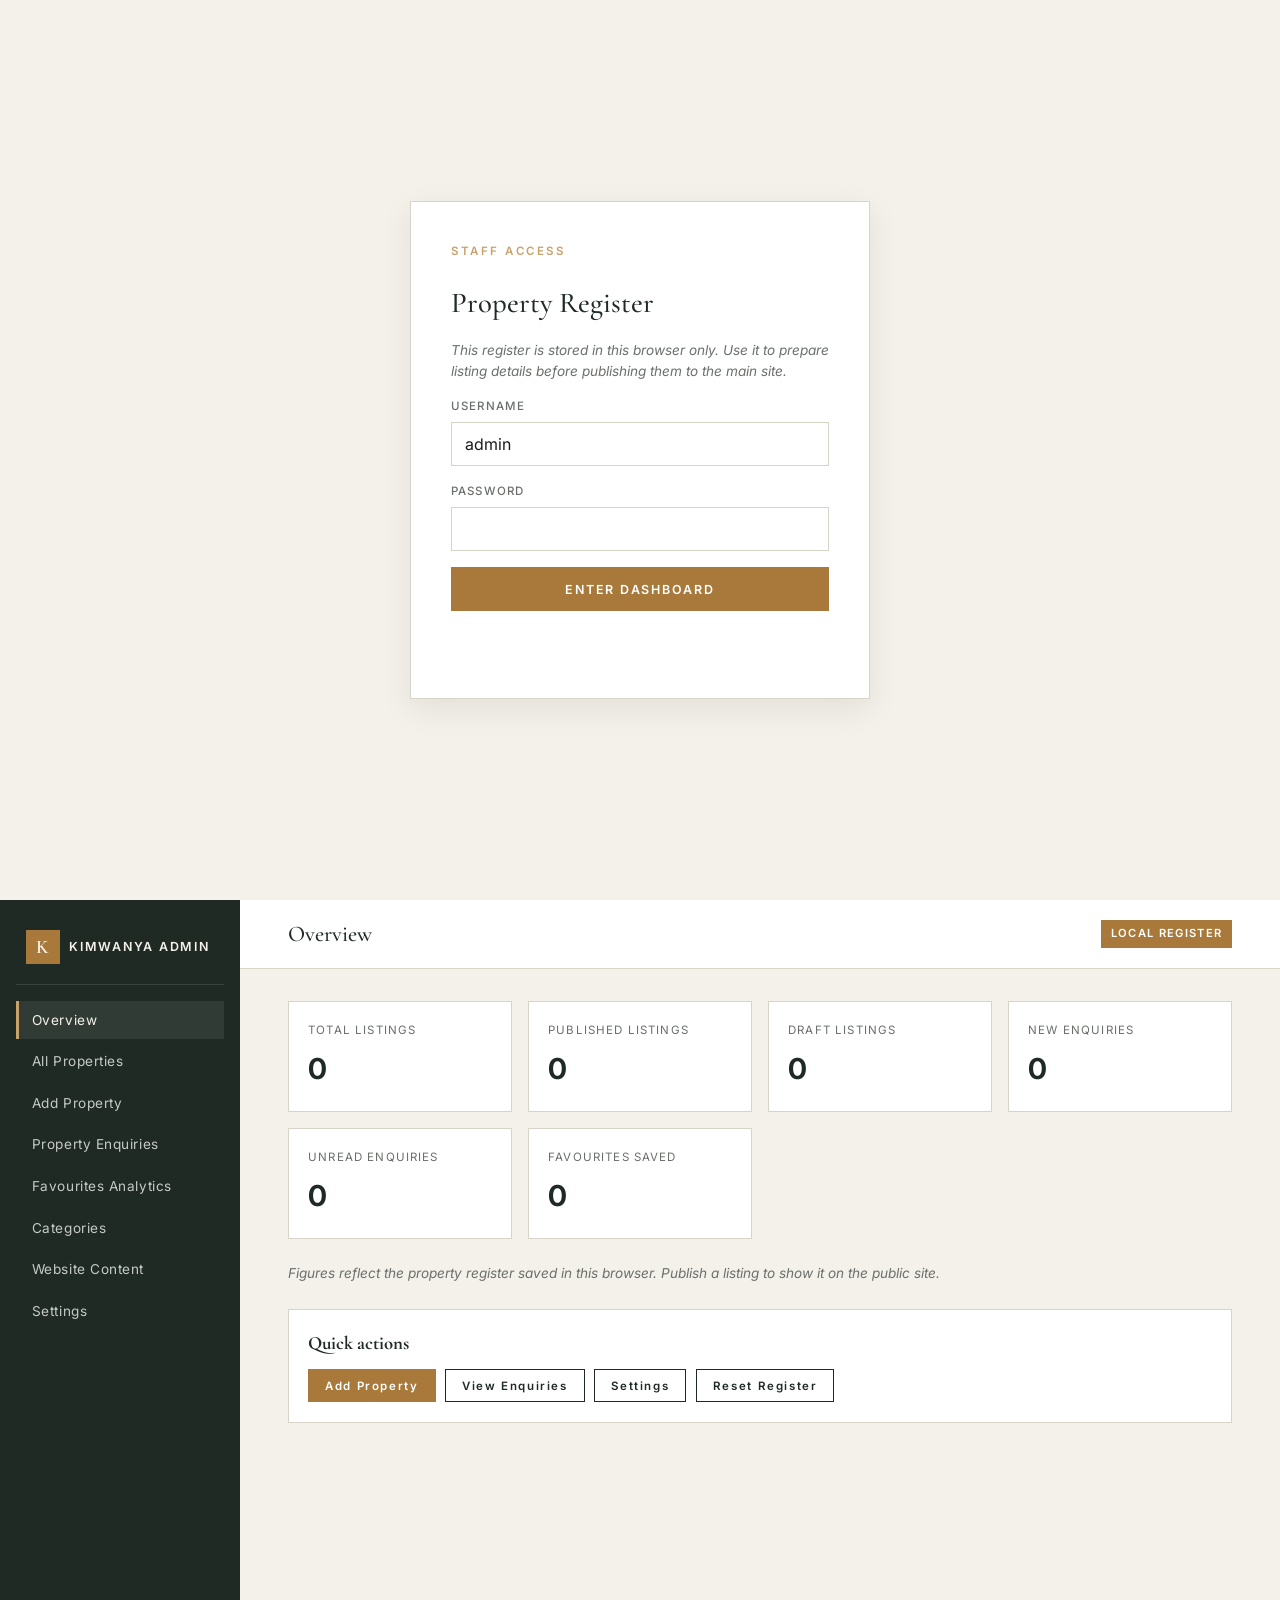
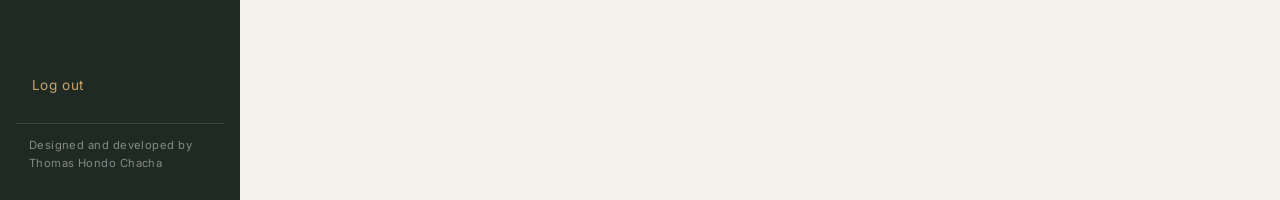
<file: admin.html>
<!DOCTYPE html>
<html lang="en">
<head>
<meta charset="UTF-8">
<meta name="viewport" content="width=device-width, initial-scale=1.0">
<title>Property Register | Kimwanya Enterprises</title>
<meta name="robots" content="noindex">
<link rel="preconnect" href="https://fonts.googleapis.com">
<link rel="preconnect" href="https://fonts.gstatic.com" crossorigin>
<link href="https://fonts.googleapis.com/css2?family=Cormorant+Garamond:wght@400;500;600;700&family=Inter:wght@300;400;500;600;700&display=swap" rel="stylesheet">
<link rel="stylesheet" href="css/style.css">
<link rel="stylesheet" href="css/admin.css">
</head>
<body class="admin-body">

<!-- LOGIN -->
<div class="login-screen" id="loginScreen" hidden>
  <div class="login-card">
    <p class="eyebrow">STAFF ACCESS</p>
    <h1 class="section-title" style="font-size:1.8rem">Property Register</h1>
    <p class="note">This register is stored in this browser only. Use it to prepare listing details before publishing them to the main site.</p>
    <div class="field"><label for="loginUser">Username</label><input type="text" id="loginUser" value="admin"></div>
    <div class="field"><label for="loginPass">Password</label><input type="password" id="loginPass" autocomplete="current-password"></div>
    <button class="btn btn-primary" id="loginBtn" style="width:100%">ENTER DASHBOARD</button>
    <p style="margin-top:0.8rem;text-align:center;font-size:0.85rem">
    </p>
    <p class="form-feedback" id="loginFeedback"></p>
  </div>
</div>

<!-- DASHBOARD -->
<div class="dashboard" id="dashboard">
  <aside class="sidebar" id="sidebar">
    <div class="sidebar-brand">
      <span class="brand-mark">K</span>
      <span class="brand-name">KIMWANYA ADMIN</span>
    </div>
    <nav class="sidebar-nav">
      <button class="side-link active" data-section="overview">Overview</button>
      <button class="side-link" data-section="properties">All Properties</button>
      <button class="side-link" data-section="addproperty">Add Property</button>
      <button class="side-link" data-section="enquiries">Property Enquiries</button>
      <button class="side-link" data-section="favourites">Favourites Analytics</button>
      <button class="side-link" data-section="categories">Categories</button>
      <button class="side-link" data-section="content">Website Content</button>
      <button class="side-link" data-section="settings">Settings</button>
    </nav>
    <button class="side-link side-logout" id="logoutBtn">Log out</button>
    <a class="side-credit" href="https://thomashondochacha.co.ke/" target="_blank" rel="noopener noreferrer">Designed and developed by Thomas Hondo Chacha</a>
  </aside>

  <div class="dash-main">
    <header class="dash-header">
      <button class="nav-toggle" id="sideToggle" aria-label="Toggle sidebar"><span></span><span></span><span></span></button>
      <h2 id="sectionTitle">Overview</h2>
      <span class="local-badge">LOCAL REGISTER</span>
    </header>

    <div class="dash-content">
      <!-- OVERVIEW -->
      <section class="dash-section" id="sec-overview">
        <div class="metrics-grid">
          <div class="metric"><span class="metric-label">Total Listings</span><span class="metric-value" id="mTotal">0</span></div>
          <div class="metric"><span class="metric-label">Published Listings</span><span class="metric-value" id="mPublished">0</span></div>
          <div class="metric"><span class="metric-label">Draft Listings</span><span class="metric-value" id="mDraft">0</span></div>
          <div class="metric"><span class="metric-label">New Enquiries</span><span class="metric-value" id="mNew">0</span></div>
          <div class="metric"><span class="metric-label">Unread Enquiries</span><span class="metric-value" id="mUnread">0</span></div>
          <div class="metric"><span class="metric-label">Favourites Saved</span><span class="metric-value" id="mFavs">0</span></div>
        </div>
        <p class="note" style="margin-top:1.5rem">Figures reflect the property register saved in this browser. Publish a listing to show it on the public site.</p>
        <div class="card" style="margin-top:1.5rem;padding:1.2rem">
          <h3 style="font-family:var(--font-serif);color:var(--color-midnight);margin:0 0 .6rem">Quick actions</h3>
          <div style="display:flex;gap:.6rem;flex-wrap:wrap">
            <button class="btn btn-primary btn-sm" data-goto="addproperty">Add Property</button>
            <button class="btn btn-outline btn-sm" data-goto="enquiries">View Enquiries</button>
            <button class="btn btn-outline btn-sm" data-goto="settings">Settings</button>
            <button class="btn btn-outline btn-sm" id="resetDataBtn">Reset Register</button>
          </div>
        </div>
      </section>

      <!-- ALL PROPERTIES -->
      <section class="dash-section" id="sec-properties" hidden>
        <div class="toolbar">
          <input type="text" id="propSearch" placeholder="Search properties...">
          <select id="propFilterStatus"><option value="">All statuses</option><option value="published">Published</option><option value="draft">Draft</option></select>
          <select id="propFilterCat"><option value="">All categories</option></select>
          <button class="btn btn-outline btn-sm" id="exportPropsBtn">EXPORT CSV</button>
        </div>
        <div class="table-wrap">
          <table class="dash-table" id="propsTable">
            <thead><tr>
              <th>Ref</th><th>Title</th><th>Category</th><th>Location</th><th>Price</th><th>Status</th><th>Availability</th><th>Actions</th>
            </tr></thead>
            <tbody></tbody>
          </table>
        </div>
      </section>

      <!-- ADD/EDIT PROPERTY -->
      <section class="dash-section" id="sec-addproperty" hidden>
        <form id="propertyForm" class="form-card" novalidate>
          <input type="hidden" id="pfId">
          <h3 id="formTitle" style="font-family:var(--font-serif);color:var(--color-midnight);margin:0 0 1rem">Add Property</h3>
          <div class="form-grid">
            <div class="field"><label for="pfTitle">Title *</label><input type="text" id="pfTitle" required></div>
            <div class="field"><label for="pfRef">Reference *</label><input type="text" id="pfRef" required placeholder="KE-2024-XXX"></div>
            <div class="field"><label for="pfCategory">Category *</label>
              <select id="pfCategory" required></select></div>
            <div class="field"><label for="pfTransaction">Transaction *</label>
              <select id="pfTransaction" required>
                <option>For Sale</option><option>For Rent</option><option>Land for Sale</option><option>Commercial Property</option>
              </select></div>
            <div class="field"><label for="pfLocation">Location *</label><input type="text" id="pfLocation" required></div>
            <div class="field"><label for="pfPrice">Price (KSh) *</label><input type="number" id="pfPrice" required min="0"></div>
            <div class="field"><label for="pfBedrooms">Bedrooms</label><input type="number" id="pfBedrooms" min="0"></div>
            <div class="field"><label for="pfBathrooms">Bathrooms</label><input type="number" id="pfBathrooms" min="0"></div>
            <div class="field"><label for="pfLand">Land size</label><input type="text" id="pfLand" placeholder="e.g. 1/8 acre"></div>
            <div class="field"><label for="pfBuilt">Built-up area</label><input type="text" id="pfBuilt" placeholder="e.g. 120 sqm"></div>
            <div class="field"><label for="pfAvailability">Availability *</label>
              <select id="pfAvailability" required>
                <option>Available</option><option>Sold</option><option>Rented</option><option>Reserved</option>
              </select></div>
            <div class="field"><label for="pfStatus">Status *</label>
              <select id="pfStatus" required>
                <option value="published">Published</option><option value="draft">Draft</option>
              </select></div>
          </div>
          <div class="field"><label for="pfDesc">Description *</label><textarea id="pfDesc" rows="4" required></textarea></div>
          <div class="field"><label for="pfAmenities">Amenities (comma separated)</label><input type="text" id="pfAmenities" placeholder="Parking, Water, Electricity"></div>
          <div class="field"><label for="pfImages">Image URLs (one per line)</label><textarea id="pfImages" rows="3" placeholder="assets/images/img_3.jpg"></textarea></div>
          <div class="field"><label><input type="checkbox" id="pfFeatured"> Featured listing</label></div>
          <div class="field"><label><input type="checkbox" id="pfSample"> Indicative listing</label></div>
          <div style="display:flex;gap:.6rem;margin-top:1rem">
            <button type="submit" class="btn btn-primary" id="pfSubmit">SAVE PROPERTY</button>
            <button type="button" class="btn btn-outline" id="pfReset">CLEAR</button>
          </div>
          <p class="form-feedback" id="pfFeedback"></p>
        </form>
      </section>

      <!-- ENQUIRIES -->
      <section class="dash-section" id="sec-enquiries" hidden>
        <div class="toolbar">
          <input type="text" id="enqSearch" placeholder="Search enquiries...">
          <select id="enqFilterStatus"><option value="">All statuses</option><option>New</option><option>Contacted</option><option>Follow-up Required</option><option>Closed</option></select>
          <button class="btn btn-outline btn-sm" id="exportEnqBtn">EXPORT CSV</button>
        </div>
        <div class="table-wrap">
          <table class="dash-table" id="enqTable">
            <thead><tr>
              <th>ID</th><th>Name</th><th>Phone</th><th>Email</th><th>Property Ref</th><th>Date</th><th>Status</th><th>Actions</th>
            </tr></thead>
            <tbody></tbody>
          </table>
        </div>
        <div id="enqDetail" class="card" style="padding:1.2rem;margin-top:1.5rem" hidden></div>
      </section>

      <!-- FAVOURITES ANALYTICS -->
      <section class="dash-section" id="sec-favourites" hidden>
        <div class="metrics-grid">
          <div class="metric"><span class="metric-label">Total Favourites</span><span class="metric-value" id="fTotal">0</span></div>
        </div>
        <div class="table-wrap" style="margin-top:1.5rem">
          <table class="dash-table" id="favTable">
            <thead><tr><th>Property Ref</th><th>Title</th><th>Times Saved</th></tr></thead>
            <tbody></tbody>
          </table>
        </div>
        <p class="note" style="margin-top:1rem">Favourites are stored per browser and are not linked to individual visitors.</p>
      </section>

      <!-- CATEGORIES -->
      <section class="dash-section" id="sec-categories" hidden>
        <form id="catForm" class="form-card" style="max-width:500px">
          <div class="field"><label for="catName">New category name</label><input type="text" id="catName" required></div>
          <button type="submit" class="btn btn-primary btn-sm">ADD CATEGORY</button>
        </form>
        <div class="table-wrap" style="margin-top:1.5rem">
          <table class="dash-table" id="catTable">
            <thead><tr><th>Name</th><th>Actions</th></tr></thead>
            <tbody></tbody>
          </table>
        </div>
      </section>

      <!-- CONTENT -->
      <section class="dash-section" id="sec-content" hidden>
        <form id="contentForm" class="form-card">
          <div class="field"><label for="cHeroHeadline">Homepage headline</label><input type="text" id="cHeroHeadline"></div>
          <div class="field"><label for="cHeroDesc">Homepage description</label><textarea id="cHeroDesc" rows="3"></textarea></div>
          <div class="field"><label for="cAboutTitle">About title</label><input type="text" id="cAboutTitle"></div>
          <div class="field"><label for="cAboutText">About text</label><textarea id="cAboutText" rows="4"></textarea></div>
          <div class="field"><label for="cContactText">Contact text</label><textarea id="cContactText" rows="3"></textarea></div>
          <div class="field"><label for="cFooterText">Footer text</label><input type="text" id="cFooterText"></div>
          <div class="field"><label for="cAnnounce">Announcement bar</label><input type="text" id="cAnnounce"></div>
          <button type="submit" class="btn btn-primary btn-sm">SAVE CONTENT</button>
          <p class="form-feedback" id="contentFeedback"></p>
        </form>
      </section>

      <!-- SETTINGS -->
      <section class="dash-section" id="sec-settings" hidden>
        <form id="settingsForm" class="form-card">
          <div class="field"><label for="sBusinessName">Business display name</label><input type="text" id="sBusinessName"></div>
          <div class="field"><label for="sLocation">Location</label><input type="text" id="sLocation"></div>
          <div class="field"><label for="sCurrency">Currency</label><input type="text" id="sCurrency"></div>
          <div class="field"><label for="sPhone">Phone</label><input type="text" id="sPhone"></div>
          <div class="field"><label for="sEmail">Email</label><input type="text" id="sEmail"></div>
          <div class="field"><label for="sAddress">Physical address (Migori)</label><input type="text" id="sAddress"></div>
          <div class="field"><label for="sKehancha">Kehancha branch address</label><input type="text" id="sKehancha"></div>
          <div class="field"><label for="sLandmark">Landmark</label><input type="text" id="sLandmark"></div>
          <div class="field"><label for="sOffices">Offices</label><input type="text" id="sOffices"></div>
          <div class="field"><label for="sFacebook">Facebook URL</label><input type="text" id="sFacebook"></div>
          <div class="field"><label for="sTheme">Theme preference</label>
            <select id="sTheme"><option value="light">Light</option><option value="dark">Dark</option></select></div>
          <button type="submit" class="btn btn-primary btn-sm">SAVE SETTINGS</button>
          <p class="form-feedback" id="settingsFeedback"></p>
        </form>
        <p class="note" style="margin-top:1rem">These settings apply to this browser register.</p>
      </section>
    </div>
  </div>
</div>

<script src="js/data.js"></script>
<script src="js/admin.js"></script>
</body>
</html>
</file>
<file: css/style.css>
:root {
  --color-midnight: #1F2A24;
  --color-midnight-2: #2A3630;
  --color-ivory: #F4F1EA;
  --color-white: #FFFFFF;
  --color-bronze: #A8793A;
  --color-bronze-soft: #C9A26B;
  --color-grey: #6B6F6C;
  --color-grey-light: #B8BDB9;
  --color-green: #2F6B4F;
  --color-text: #1C1C1C;
  --color-text-soft: #4A4A4A;
  --color-border: #D9D4C8;
  --color-border-dark: #2A3630;
  --font-serif: "Cormorant Garamond", Georgia, serif;
  --font-sans: "Inter", "Helvetica Neue", Arial, sans-serif;
  --radius: 2px;
  --shadow: 0 10px 30px rgba(20, 30, 24, 0.08);
  --shadow-sm: 0 4px 14px rgba(20, 30, 24, 0.06);
  --maxw: 1280px;
  --gutter: clamp(1.25rem, 4vw, 3rem);
}

* { box-sizing: border-box; }
html { scroll-behavior: smooth; scroll-padding-top: 24px; }
body {
  margin: 0;
  font-family: var(--font-sans);
  color: var(--color-text);
  background: var(--color-white);
  line-height: 1.6;
  font-size: 16px;
  -webkit-font-smoothing: antialiased;
}
img { max-width: 100%; display: block; height: auto; }
a { color: inherit; text-decoration: none; }
button { font-family: inherit; cursor: pointer; }
input, select, textarea { font-family: inherit; font-size: 1rem; }

.container { max-width: var(--maxw); margin: 0 auto; padding: 0 var(--gutter); }
.narrow { max-width: 820px; }
.sr-only { position: absolute; width:1px; height:1px; overflow:hidden; clip:rect(0,0,0,0); }

/* Announcement */
.announce {
  background: var(--color-midnight);
  color: var(--color-ivory);
  text-align: center;
  font-size: 0.75rem;
  letter-spacing: 0.18em;
  padding: 0.6rem 1rem;
  font-weight: 500;
}

/* Header */
.site-header {
  position: sticky; top: 0; z-index: 50;
  background: rgba(255,255,255,0.92);
  backdrop-filter: blur(8px);
  border-bottom: 1px solid var(--color-border);
}
.header-inner {
  display: flex; align-items: center; justify-content: space-between;
  gap: 1.5rem; padding-top: 1rem; padding-bottom: 1rem;
}
.brand { display: flex; align-items: center; gap: 0.6rem; }
.brand-mark {
  width: 34px; height: 34px; display: grid; place-items: center;
  background: var(--color-midnight); color: var(--color-ivory);
  font-family: var(--font-serif); font-size: 1.2rem; font-weight: 600;
}
.brand-name {
  font-family: var(--font-sans); font-size: 0.85rem; font-weight: 600;
  letter-spacing: 0.14em; color: var(--color-midnight);
}
.main-nav { display: flex; gap: 1.6rem; }
.main-nav a {
  font-size: 0.85rem; letter-spacing: 0.06em; color: var(--color-text-soft);
  transition: color .2s ease; position: relative;
}
.main-nav a:hover { color: var(--color-midnight); }
.cta-list {
  background: var(--color-midnight); color: var(--color-ivory);
  padding: 0.7rem 1.2rem; font-size: 0.75rem; letter-spacing: 0.14em; font-weight: 600;
  transition: background .2s ease;
}
.cta-list:hover { background: var(--color-bronze); }
.nav-toggle { display: none; background: none; border: none; padding: 0.5rem; }
.nav-toggle span { display: block; width: 22px; height: 2px; background: var(--color-midnight); margin: 4px 0; }

/* Hero */
.hero { position: relative; min-height: 78vh; overflow: hidden; }
.hero-media { position: absolute; inset: 0; }
.hero-media img { width: 100%; height: 100%; object-fit: cover; }
.hero-overlay {
  position: absolute; inset: 0;
  background: linear-gradient(180deg, rgba(20,30,24,0.25) 0%, rgba(20,30,24,0.65) 100%);
}
.hero-content {
  position: relative; z-index: 2; color: var(--color-ivory);
  padding-top: 9rem; padding-bottom: 6rem; max-width: 900px;
}
.eyebrow {
  font-size: 0.72rem; letter-spacing: 0.22em; font-weight: 600;
  color: var(--color-bronze-soft); margin: 0 0 1.2rem;
}
.hero-title {
  font-family: var(--font-serif); font-size: clamp(2.4rem, 5.5vw, 4.2rem);
  line-height: 1.05; margin: 0 0 1.2rem; font-weight: 500;
  color: var(--color-white);
}
.hero-sub { font-size: 1.05rem; max-width: 620px; color: rgba(255,255,255,0.85); margin: 0 0 2rem; }
.hero-ctas { display: flex; gap: 1rem; flex-wrap: wrap; }

/* Buttons */
.btn {
  display: inline-flex; align-items: center; justify-content: center;
  padding: 0.85rem 1.6rem; font-size: 0.78rem; letter-spacing: 0.14em; font-weight: 600;
  border: 1px solid transparent; transition: all .2s ease; text-align: center;
}
.btn-primary { background: var(--color-bronze); color: var(--color-white); border-color: var(--color-bronze); }
.btn-primary:hover { background: var(--color-midnight); border-color: var(--color-midnight); }
.btn-ghost { background: transparent; color: var(--color-white); border-color: rgba(255,255,255,0.6); }
.btn-ghost:hover { background: rgba(255,255,255,0.12); }
.btn-outline { background: transparent; color: var(--color-midnight); border-color: var(--color-midnight); }
.btn-outline:hover { background: var(--color-midnight); color: var(--color-ivory); }
.btn-sm { padding: 0.55rem 1rem; font-size: 0.72rem; }
.btn[disabled] { opacity: 0.5; pointer-events: none; }

/* Search */
.search-section { background: var(--color-ivory); padding: 3rem 0; margin-top: -3rem; position: relative; z-index: 3; }
.search-form {
  display: grid; grid-template-columns: repeat(auto-fit, minmax(220px, 1fr)); gap: 1rem;
  background: var(--color-white); padding: 1.8rem; box-shadow: var(--shadow);
}
.field { display: flex; flex-direction: column; gap: 0.4rem; }
.field label { font-size: 0.72rem; letter-spacing: 0.1em; color: var(--color-grey); font-weight: 500; text-transform: uppercase; }
.field input, .field select, .field textarea {
  padding: 0.7rem 0.8rem; border: 1px solid var(--color-border);
  background: var(--color-white); color: var(--color-text);
}
.field input:focus, .field select:focus, .field textarea:focus { outline: none; border-color: var(--color-midnight); }
.field.actions { display: flex; flex-direction: row; gap: 0.6rem; align-items: flex-end; }
.field.actions .btn { flex: 1; }

/* Sections */
.section { padding: 5rem 0; }
.section-alt { background: var(--color-ivory); }
.section-head {
  display: flex; justify-content: space-between; align-items: flex-end;
  gap: 2rem; margin-bottom: 2.5rem; flex-wrap: wrap;
}
.section-title {
  font-family: var(--font-serif); font-size: clamp(1.9rem, 3.5vw, 2.8rem);
  margin: 0.4rem 0 0; font-weight: 500; color: var(--color-midnight);
}
.section-lead { color: var(--color-text-soft); max-width: 620px; margin: 0.6rem 0 0; }
.results-count { font-size: 0.85rem; color: var(--color-grey); margin: 0 0 1.5rem; }

/* Editorial grid */
.editorial-grid {
  display: grid; grid-template-columns: 2fr 1fr 1fr; gap: 1.5rem;
}
.card {
  background: var(--color-white); border: 1px solid var(--color-border);
  display: flex; flex-direction: column; transition: transform .25s ease, box-shadow .25s ease;
}
.card:hover { transform: translateY(-3px); box-shadow: var(--shadow); }
.card-media { position: relative; overflow: hidden; aspect-ratio: 4/3; }
.card-media img { width: 100%; height: 100%; object-fit: cover; transition: transform .5s ease; }
.card:hover .card-media img { transform: scale(1.04); }
.card-badge {
  position: absolute; top: 0.8rem; left: 0.8rem;
  background: var(--color-midnight); color: var(--color-ivory);
  font-size: 0.68rem; letter-spacing: 0.12em; padding: 0.35rem 0.6rem; font-weight: 600;
}
.card-body { padding: 1.2rem; display: flex; flex-direction: column; gap: 0.6rem; flex: 1; }
.card-title { font-family: var(--font-serif); font-size: 1.3rem; margin: 0; color: var(--color-midnight); font-weight: 500; }
.card-loc { font-size: 0.85rem; color: var(--color-grey); }
.card-price { font-family: var(--font-sans); font-size: 1.15rem; font-weight: 700; color: var(--color-midnight); margin: 0.2rem 0; }
.card-meta { display: flex; gap: 1rem; font-size: 0.8rem; color: var(--color-text-soft); flex-wrap: wrap; }
.card-desc { font-size: 0.9rem; color: var(--color-text-soft); margin: 0.2rem 0; }
.card-ref { font-size: 0.72rem; color: var(--color-grey); letter-spacing: 0.08em; }
.card-actions { display: flex; gap: 0.6rem; margin-top: auto; padding-top: 0.8rem; flex-wrap: wrap; }
.card.featured-large { grid-column: span 2; grid-row: span 2; }
.card.featured-large .card-media { aspect-ratio: 16/10; }
.card.featured-large .card-title { font-size: 1.7rem; }

/* Land grid */
.land-grid { display: grid; grid-template-columns: repeat(3, 1fr); gap: 1.5rem; }
.land-card { background: var(--color-white); border: 1px solid var(--color-border); }
.land-card .card-media { aspect-ratio: 4/3; }
.land-specs { display: grid; grid-template-columns: 1fr 1fr; gap: 0.6rem; padding: 1rem 1.2rem; border-top: 1px solid var(--color-border); font-size: 0.85rem; }
.land-specs dt { color: var(--color-grey); font-size: 0.72rem; letter-spacing: 0.08em; text-transform: uppercase; }
.land-specs dd { margin: 0; font-weight: 500; color: var(--color-midnight); }

/* Rental grid */
.rental-grid { display: grid; grid-template-columns: repeat(3, 1fr); gap: 1.5rem; }

/* Compare */
.compare-bar { display: flex; gap: 0.6rem; flex-wrap: wrap; margin-bottom: 1.5rem; }
.compare-chip {
  display: inline-flex; align-items: center; gap: 0.5rem;
  background: var(--color-midnight); color: var(--color-ivory);
  padding: 0.5rem 0.8rem; font-size: 0.75rem; letter-spacing: 0.08em;
}
.compare-chip button { background: none; border: none; color: var(--color-ivory); font-size: 1rem; padding: 0; }
.compare-table-wrap { overflow-x: auto; }
.compare-table { width: 100%; border-collapse: collapse; background: var(--color-white); }
.compare-table th, .compare-table td { padding: 0.9rem 1rem; border: 1px solid var(--color-border); text-align: left; font-size: 0.9rem; vertical-align: top; }
.compare-table th { background: var(--color-ivory); color: var(--color-midnight); font-weight: 600; }
.compare-table td:first-child { font-weight: 600; color: var(--color-grey); width: 28%; }

/* Trust */
.trust-list { list-style: none; padding: 0; margin: 1.5rem 0; }
.trust-list li { padding: 0.9rem 0; border-bottom: 1px solid var(--color-border); }
.trust-list li strong { color: var(--color-midnight); }
.note { font-size: 0.85rem; color: var(--color-grey); font-style: italic; }

/* About two-col */
.two-col { display: grid; grid-template-columns: 1fr 1fr; gap: 3rem; align-items: center; }
.about-image img { width: 100%; aspect-ratio: 4/3; object-fit: cover; }

/* Services */
.services-grid { display: grid; grid-template-columns: repeat(3, 1fr); gap: 1.5rem; }
.service-card { background: var(--color-white); border: 1px solid var(--color-border); padding: 1.8rem; display: flex; flex-direction: column; gap: 0.6rem; }
.service-index { font-family: var(--font-serif); font-size: 1.6rem; color: var(--color-bronze); line-height: 1; }
.service-card h3 { font-family: var(--font-serif); font-size: 1.35rem; color: var(--color-midnight); margin: 0; font-weight: 500; }
.service-card p { font-size: 0.92rem; color: var(--color-text-soft); margin: 0; }

/* Contact */
.contact-card { background: var(--color-ivory); padding: 1.2rem; border: 1px dashed var(--color-border); font-size: 0.9rem; }
.contact-card p { margin: 0.3rem 0; }
.contact-card a { color: var(--color-midnight); text-decoration: underline; text-underline-offset: 2px; }
.contact-card a:hover { color: var(--color-bronze); }
.form-card { background: var(--color-white); padding: 1.8rem; border: 1px solid var(--color-border); box-shadow: var(--shadow-sm); }
.form-card .field { margin-bottom: 1rem; }
.form-card textarea { resize: vertical; }
.form-feedback { font-size: 0.85rem; margin-top: 0.8rem; min-height: 1.2rem; }
.form-feedback.success { color: var(--color-green); }
.form-feedback.error { color: #9B3A2A; }

/* Footer */
.site-footer { background: var(--color-midnight); color: var(--color-ivory); padding: 3rem 0 1.5rem; margin-top: 4rem; }
.footer-inner { display: flex; justify-content: space-between; gap: 2rem; flex-wrap: wrap; }
.footer-brand { color: var(--color-ivory); font-size: 1rem; margin: 0 0 0.4rem; }
.site-footer p { margin: 0.2rem 0; color: rgba(255,255,255,0.7); font-size: 0.9rem; }
.footer-links { display: flex; gap: 1.4rem; }
.footer-links a { color: rgba(255,255,255,0.8); font-size: 0.85rem; }
.footer-links a:hover { color: var(--color-bronze-soft); }
.footer-credit { margin-top: 2rem; padding-top: 1.2rem; border-top: 1px solid rgba(255,255,255,0.15); }
.footer-credit p { font-size: 0.78rem; color: rgba(255,255,255,0.5); }
.footer-credit a { color: var(--color-bronze-soft); text-decoration: none; border-bottom: 1px solid transparent; transition: border-color .2s ease, color .2s ease; }
.footer-credit a:hover { color: var(--color-white); border-bottom-color: var(--color-bronze-soft); }

/* Favourite button */
.fav-btn {
  background: none; border: 1px solid var(--color-border); padding: 0.5rem 0.8rem;
  font-size: 0.75rem; letter-spacing: 0.08em; color: var(--color-text-soft);
  transition: all .2s ease;
}
.fav-btn.active { background: var(--color-bronze); color: var(--color-white); border-color: var(--color-bronze); }
.fav-btn:hover { border-color: var(--color-midnight); }

/* Lightbox */
.lightbox {
  position: fixed; inset: 0; background: rgba(10,15,12,0.92); z-index: 100;
  display: flex; align-items: center; justify-content: center; padding: 2rem;
}
.lightbox[hidden] { display: none; }
.lightbox img { max-width: 90vw; max-height: 85vh; object-fit: contain; }
.lb-close, .lb-prev, .lb-next {
  position: absolute; background: none; border: none; color: var(--color-white);
  font-size: 2rem; padding: 1rem;
}
.lb-close { top: 1rem; right: 1rem; }
.lb-prev { left: 1rem; top: 50%; transform: translateY(-50%); }
.lb-next { right: 1rem; top: 50%; transform: translateY(-50%); }

/* Responsive */
@media (max-width: 900px) {
  .main-nav {
    position: fixed; top: 64px; left: 0; right: 0; background: var(--color-white);
    flex-direction: column; padding: 1rem var(--gutter); border-bottom: 1px solid var(--color-border);
    transform: translateY(-120%); opacity: 0; visibility: hidden; pointer-events: none;
    transition: transform .25s ease, opacity .25s ease, visibility 0s linear .25s;
    gap: 0.8rem; z-index: 49;
  }
  .main-nav.open {
    transform: translateY(0); opacity: 1; visibility: visible; pointer-events: auto;
    transition: transform .25s ease, opacity .25s ease, visibility 0s;
  }
  .nav-toggle { display: block; }
  .cta-list { display: none; }
  .search-form { grid-template-columns: repeat(2, 1fr); }
  .editorial-grid { grid-template-columns: 1fr 1fr; }
  .card.featured-large { grid-column: span 2; grid-row: auto; }
  .land-grid, .rental-grid { grid-template-columns: repeat(2, 1fr); }
  .services-grid { grid-template-columns: 1fr; }
  .two-col { grid-template-columns: 1fr; }
}
@media (max-width: 640px) {
  .main-nav {
    position: fixed; top: 64px; left: 0; right: 0; background: var(--color-white);
    flex-direction: column; padding: 1rem var(--gutter); border-bottom: 1px solid var(--color-border);
    transform: translateY(-120%); opacity: 0; visibility: hidden; pointer-events: none;
    transition: transform .25s ease, opacity .25s ease, visibility 0s linear .25s;
    gap: 0.8rem;
  }
  .main-nav.open {
    transform: translateY(0); opacity: 1; visibility: visible; pointer-events: auto;
    transition: transform .25s ease, opacity .25s ease, visibility 0s;
  }
  .nav-toggle { display: block; }
  .cta-list { display: none; }
  .search-form { grid-template-columns: 1fr; }
  .editorial-grid { grid-template-columns: 1fr; }
  .card.featured-large { grid-column: auto; }
  .land-grid, .rental-grid { grid-template-columns: 1fr; }
  .hero { min-height: 60vh; }
  .hero-content { padding-top: 6rem; }
}
@media (min-width: 1400px) {
  .hero-title { font-size: 4.6rem; }
}

/* Editorial enhancements */
.hero-meta { display: flex; gap: 0.6rem; flex-wrap: wrap; margin-top: 2rem; }
.hero-meta span {
  border: 1px solid rgba(255,255,255,0.35);
  padding: 0.45rem 0.85rem;
  font-size: 0.72rem; letter-spacing: 0.08em;
  color: rgba(255,255,255,0.9);
}
.work-grid { display: grid; grid-template-columns: repeat(3, 1fr); gap: 1.25rem; }
.work-card {
  position: relative; display: block; width: 100%; padding: 0;
  border: 0; background: none; overflow: hidden; aspect-ratio: 4 / 5;
}
.work-card img { width: 100%; height: 100%; object-fit: cover; transition: transform .6s ease; }
.work-card:hover img { transform: scale(1.04); }
.work-caption {
  position: absolute; left: 1rem; bottom: 1rem;
  background: rgba(31,42,36,0.88); color: var(--color-ivory);
  padding: 0.5rem 0.9rem; font-size: 0.72rem;
  letter-spacing: 0.14em; text-transform: uppercase;
}
.process-grid { display: grid; grid-template-columns: repeat(3, 1fr); gap: 1.75rem; }
.process-step { border-top: 1px solid var(--color-border); padding-top: 1.6rem; }
.process-num {
  font-family: var(--font-serif); font-size: 2.2rem; line-height: 1;
  color: var(--color-bronze); display: block; margin-bottom: 0.8rem;
}
.process-step h3 { font-family: var(--font-serif); font-size: 1.5rem; margin: 0 0 0.6rem; font-weight: 600; }
.office-grid { display: grid; grid-template-columns: repeat(2, 1fr); gap: 1.5rem; }
.office-card {
  background: var(--color-ivory); border: 1px solid var(--color-border);
  padding: 2rem; transition: box-shadow .2s ease, transform .2s ease;
}
.office-card:hover { box-shadow: var(--shadow); transform: translateY(-2px); }
.office-label { font-size: 0.7rem; letter-spacing: 0.18em; font-weight: 600; color: var(--color-bronze); }
.office-card h3 { font-family: var(--font-serif); font-size: 1.8rem; margin: 0.6rem 0 0.8rem; font-weight: 600; }
@media (max-width: 900px) {
  .work-grid { grid-template-columns: repeat(2, 1fr); }
  .process-grid, .office-grid { grid-template-columns: 1fr; }
}
@media (max-width: 640px) {
  .work-grid { grid-template-columns: 1fr; }
  .work-card { aspect-ratio: 16 / 11; }
}

/* Full-width landscape band */
.scenery-band {
  position: relative;
  min-height: clamp(280px, 42vw, 520px);
  overflow: hidden;
  background: var(--color-midnight);
}
.scenery-band > img {
  position: absolute; inset: 0;
  width: 100%; height: 100%;
  object-fit: cover; object-position: center;
}
.scenery-overlay {
  position: relative; z-index: 1;
  min-height: inherit;
  display: flex; align-items: flex-end;
  padding: 3rem 0;
  background: linear-gradient(180deg, rgba(31,42,36,0.25), rgba(31,42,36,0.84));
  color: var(--color-ivory);
}
.scenery-title {
  font-family: var(--font-serif);
  font-size: clamp(2rem, 4vw, 3.2rem);
  line-height: 1.1;
  margin: 0.6rem 0;
  max-width: 40rem;
}
.scenery-note { max-width: 42rem; color: rgba(244,241,234,0.85); margin: 0; }

/* Property views gallery */
.gallery-grid { display: grid; grid-template-columns: repeat(2, 1fr); gap: 1.25rem; }
.gallery-card {
  position: relative; display: block; width: 100%; padding: 0;
  border: 0; background: none; overflow: hidden; aspect-ratio: 4 / 3;
}
.gallery-card img { width: 100%; height: 100%; object-fit: cover; transition: transform .6s ease; }
.gallery-card:hover img { transform: scale(1.03); }
.gallery-hint { margin: 1rem 0 0; font-size: 0.85rem; color: var(--color-text-soft); }
@media (max-width: 640px) { .gallery-grid { grid-template-columns: 1fr; } }
</file>
<file: css/admin.css>
@import url('style.css');

body.admin-body { background: var(--color-ivory); overflow-x: hidden; }

.login-screen {
  min-height: 100vh; display: grid; place-items: center; padding: 2rem;
}
.login-card {
  background: var(--color-white); padding: 2.5rem; max-width: 460px; width: 100%;
  border: 1px solid var(--color-border); box-shadow: var(--shadow);
}
.login-card .field { margin-bottom: 1rem; }

.dashboard { display: grid; grid-template-columns: 240px 1fr; min-height: 100vh; }

.sidebar {
  background: var(--color-midnight); color: var(--color-ivory);
  padding: 1.5rem 1rem; display: flex; flex-direction: column; gap: 0.4rem;
  position: sticky; top: 0; height: 100vh; overflow-y: auto;
}
.sidebar-brand { display: flex; align-items: center; gap: 0.6rem; padding: 0.4rem 0.6rem 1.2rem; border-bottom: 1px solid rgba(255,255,255,0.12); margin-bottom: 0.6rem; }
.sidebar-brand .brand-mark { background: var(--color-bronze); }
.sidebar-brand .brand-name { color: var(--color-ivory); font-size: 0.78rem; }
.sidebar-nav { display: flex; flex-direction: column; gap: 0.2rem; flex: 1; }
.side-link {
  background: none; border: none; color: rgba(255,255,255,0.75);
  text-align: left; padding: 0.7rem 0.8rem; font-size: 0.85rem; letter-spacing: 0.04em;
  border-left: 3px solid transparent; transition: all .15s ease;
}
.side-link:hover { color: var(--color-ivory); background: rgba(255,255,255,0.06); }
.side-link.active { color: var(--color-ivory); border-left-color: var(--color-bronze-soft); background: rgba(255,255,255,0.08); }
.side-logout { margin-top: auto; color: var(--color-bronze-soft); }
.side-credit {
  display: block; padding: 0.8rem 0.8rem 0.2rem; font-size: 0.7rem; letter-spacing: 0.04em;
  color: rgba(255,255,255,0.45); border-top: 1px solid rgba(255,255,255,0.12); margin-top: 0.8rem;
}
.side-credit:hover { color: var(--color-bronze-soft); }

.dash-main { display: flex; flex-direction: column; min-width: 0; }
.dash-header {
  background: var(--color-white); border-bottom: 1px solid var(--color-border);
  padding: 1rem var(--gutter); display: flex; align-items: center; gap: 1rem;
  position: sticky; top: 0; z-index: 10;
}
.dash-header h2 { font-family: var(--font-serif); font-size: 1.4rem; color: var(--color-midnight); margin: 0; flex: 1; font-weight: 500; }
.local-badge { background: var(--color-bronze); color: #fff; font-size: 0.7rem; letter-spacing: 0.12em; padding: 0.3rem 0.6rem; font-weight: 600; }
.dash-content { padding: 2rem var(--gutter); }

.dash-section {  }
.metrics-grid { display: grid; grid-template-columns: repeat(auto-fit, minmax(180px, 1fr)); gap: 1rem; }
.metric { background: var(--color-white); border: 1px solid var(--color-border); padding: 1.2rem; }
.metric-label { display: block; font-size: 0.72rem; letter-spacing: 0.1em; color: var(--color-grey); text-transform: uppercase; margin-bottom: 0.4rem; }
.metric-value { font-size: 1.8rem; font-weight: 700; color: var(--color-midnight); font-family: var(--font-sans); }

.toolbar { display: flex; gap: 0.6rem; flex-wrap: wrap; margin-bottom: 1rem; align-items: center; }
.toolbar input, .toolbar select { padding: 0.6rem 0.8rem; border: 1px solid var(--color-border); background: var(--color-white); }

.table-wrap { overflow-x: auto; background: var(--color-white); border: 1px solid var(--color-border); }
.dash-table { width: 100%; border-collapse: collapse; font-size: 0.85rem; }
.dash-table th, .dash-table td { padding: 0.7rem 0.8rem; border-bottom: 1px solid var(--color-border); text-align: left; vertical-align: top; }
.dash-table th { background: var(--color-ivory); color: var(--color-midnight); font-weight: 600; font-size: 0.75rem; letter-spacing: 0.06em; text-transform: uppercase; }
.dash-table tbody tr:hover { background: #FAF8F3; }
.dash-table .actions { display: flex; gap: 0.4rem; flex-wrap: wrap; }

.form-grid { display: grid; grid-template-columns: repeat(2, 1fr); gap: 1rem; }
@media (max-width: 700px) { .form-grid { grid-template-columns: 1fr; } }

.nav-toggle { display: none; background: none; border: none; padding: 0.5rem; }
.nav-toggle span { display: block; width: 22px; height: 2px; background: var(--color-midnight); margin: 4px 0; }

@media (max-width: 820px) {
  .dashboard { grid-template-columns: 1fr; }
  .sidebar { position: fixed; top: 0; left: 0; bottom: 0; transform: translateX(-100%); transition: transform .25s ease; z-index: 40; width: 260px; }
  .sidebar.open { transform: translateX(0); }
  .nav-toggle { display: block; }
}
</file>
